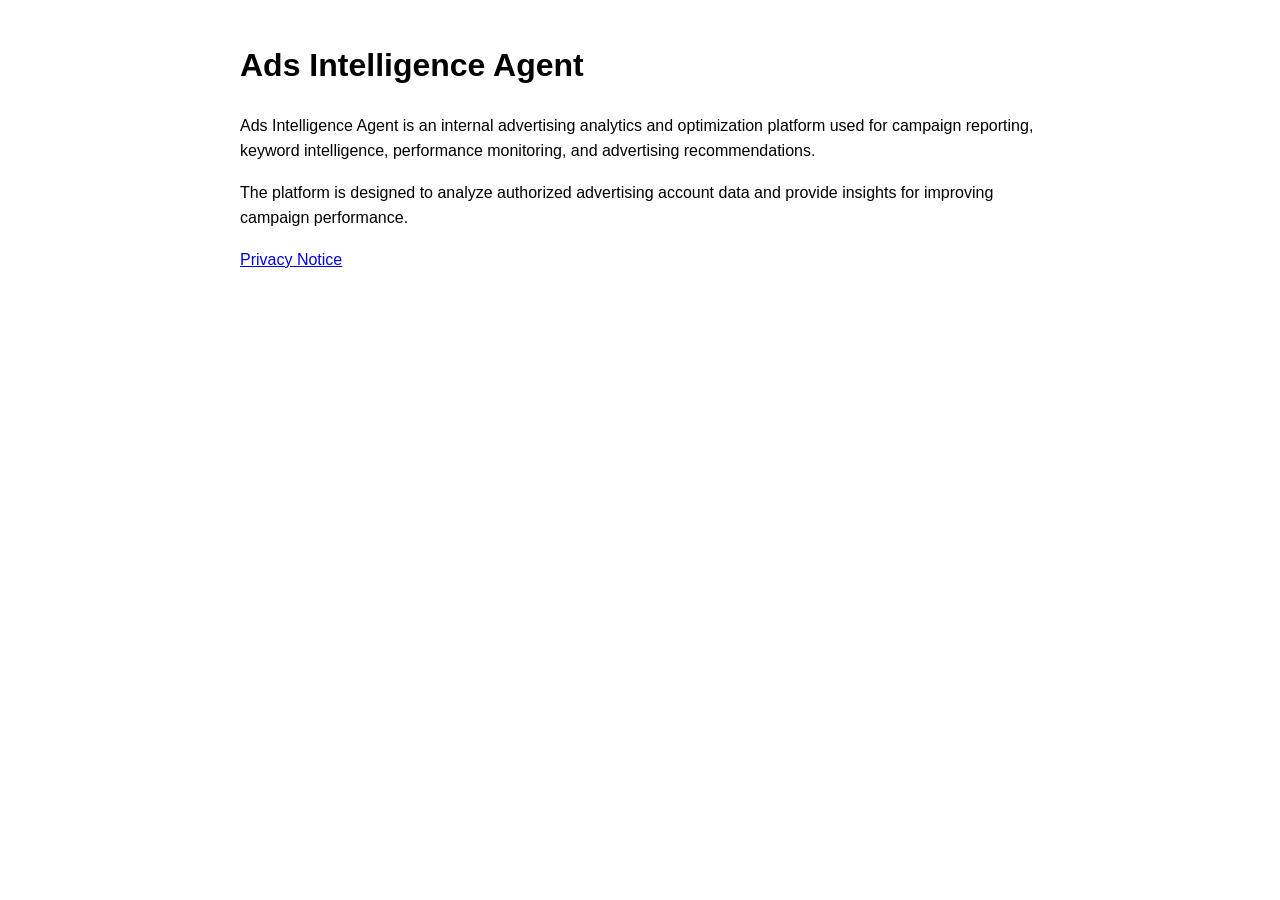
<file: docs/index.html>
<!doctype html>
<html lang="en">
<head>
  <meta charset="utf-8">
  <meta name="viewport" content="width=device-width, initial-scale=1">
  <title>Ads Intelligence Agent</title>
  <meta name="description" content="Internal advertising analytics and optimization platform.">
</head>
<body style="font-family:Arial,sans-serif;max-width:800px;margin:40px auto;line-height:1.6;padding:0 20px">
  <h1>Ads Intelligence Agent</h1>

  <p>
    Ads Intelligence Agent is an internal advertising analytics and optimization platform
    used for campaign reporting, keyword intelligence, performance monitoring,
    and advertising recommendations.
  </p>

  <p>
    The platform is designed to analyze authorized advertising account data
    and provide insights for improving campaign performance.
  </p>

  <p>
    <a href="privacy.html">Privacy Notice</a>
  </p>
</body>
</html>
</file>
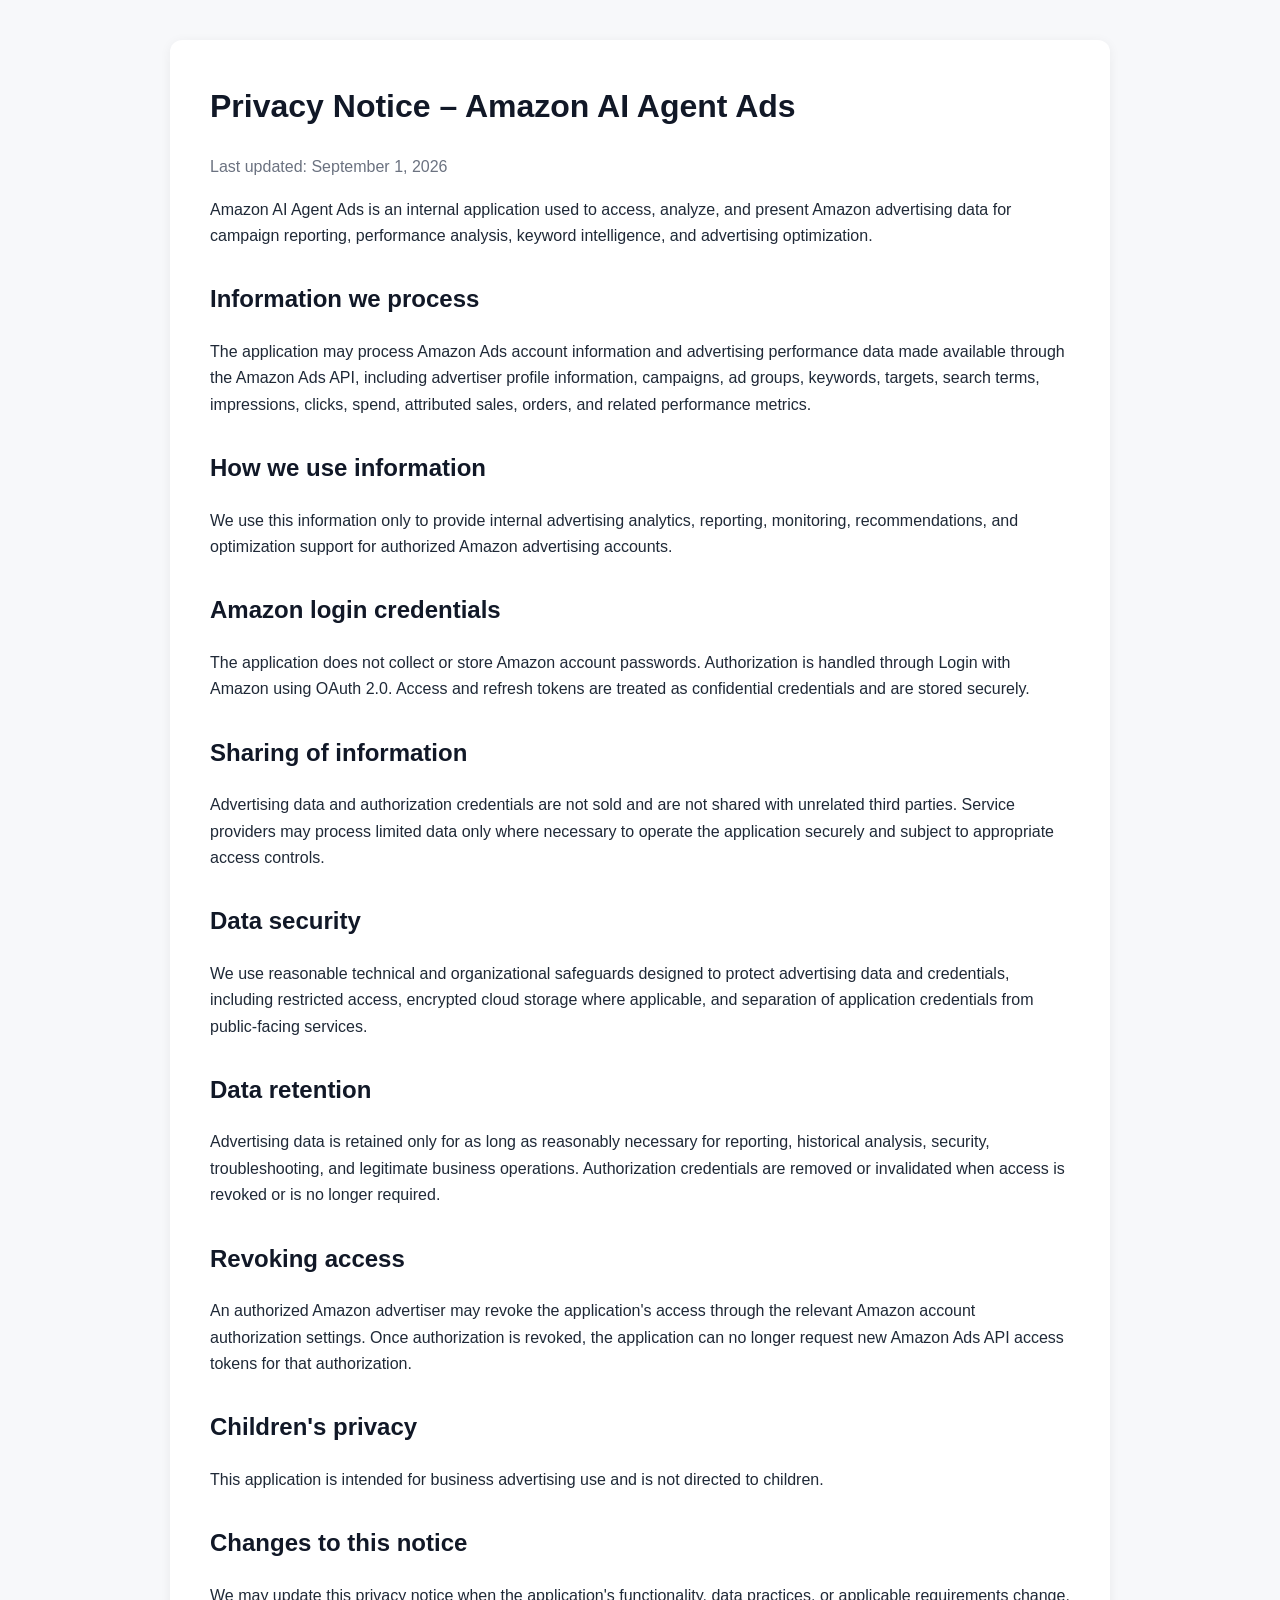
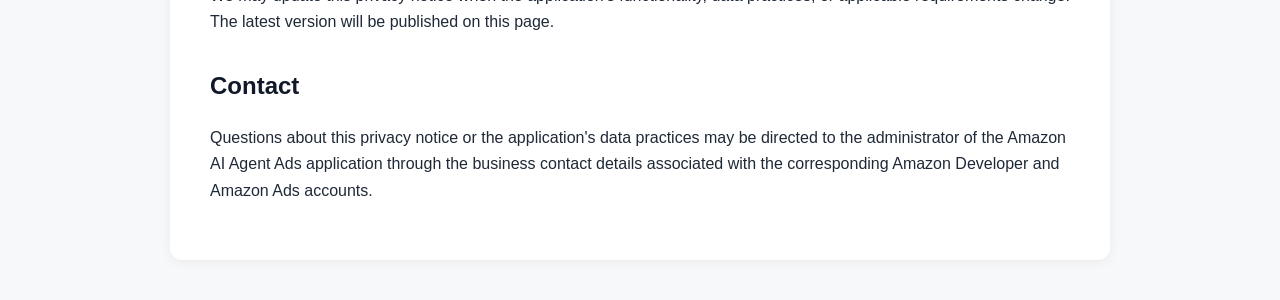
<file: docs/privacy.html>
<!doctype html>
<html lang="en">
<head>
  <meta charset="utf-8">
  <meta name="viewport" content="width=device-width, initial-scale=1">
  <title>Privacy Notice – Amazon AI Agent Ads</title>
  <meta name="description" content="Privacy notice for Amazon AI Agent Ads, an internal advertising analytics and optimization application.">
  <style>
    body{font-family:Arial,Helvetica,sans-serif;line-height:1.65;margin:0;background:#f7f8fa;color:#1f2937}
    main{max-width:860px;margin:40px auto;background:#fff;padding:40px;border-radius:12px;box-shadow:0 2px 12px rgba(0,0,0,.06)}
    h1{margin-top:0;color:#111827}
    h2{margin-top:30px;color:#111827}
    .muted{color:#6b7280}
    @media(max-width:700px){main{margin:0;padding:24px;border-radius:0}}
  </style>
</head>
<body>
<main>
  <h1>Privacy Notice – Amazon AI Agent Ads</h1>
  <p class="muted">Last updated: September 1, 2026</p>

  <p>Amazon AI Agent Ads is an internal application used to access, analyze, and present Amazon advertising data for campaign reporting, performance analysis, keyword intelligence, and advertising optimization.</p>

  <h2>Information we process</h2>
  <p>The application may process Amazon Ads account information and advertising performance data made available through the Amazon Ads API, including advertiser profile information, campaigns, ad groups, keywords, targets, search terms, impressions, clicks, spend, attributed sales, orders, and related performance metrics.</p>

  <h2>How we use information</h2>
  <p>We use this information only to provide internal advertising analytics, reporting, monitoring, recommendations, and optimization support for authorized Amazon advertising accounts.</p>

  <h2>Amazon login credentials</h2>
  <p>The application does not collect or store Amazon account passwords. Authorization is handled through Login with Amazon using OAuth 2.0. Access and refresh tokens are treated as confidential credentials and are stored securely.</p>

  <h2>Sharing of information</h2>
  <p>Advertising data and authorization credentials are not sold and are not shared with unrelated third parties. Service providers may process limited data only where necessary to operate the application securely and subject to appropriate access controls.</p>

  <h2>Data security</h2>
  <p>We use reasonable technical and organizational safeguards designed to protect advertising data and credentials, including restricted access, encrypted cloud storage where applicable, and separation of application credentials from public-facing services.</p>

  <h2>Data retention</h2>
  <p>Advertising data is retained only for as long as reasonably necessary for reporting, historical analysis, security, troubleshooting, and legitimate business operations. Authorization credentials are removed or invalidated when access is revoked or is no longer required.</p>

  <h2>Revoking access</h2>
  <p>An authorized Amazon advertiser may revoke the application's access through the relevant Amazon account authorization settings. Once authorization is revoked, the application can no longer request new Amazon Ads API access tokens for that authorization.</p>

  <h2>Children's privacy</h2>
  <p>This application is intended for business advertising use and is not directed to children.</p>

  <h2>Changes to this notice</h2>
  <p>We may update this privacy notice when the application's functionality, data practices, or applicable requirements change. The latest version will be published on this page.</p>

  <h2>Contact</h2>
  <p>Questions about this privacy notice or the application's data practices may be directed to the administrator of the Amazon AI Agent Ads application through the business contact details associated with the corresponding Amazon Developer and Amazon Ads accounts.</p>
</main>
</body>
</html>
</file>
